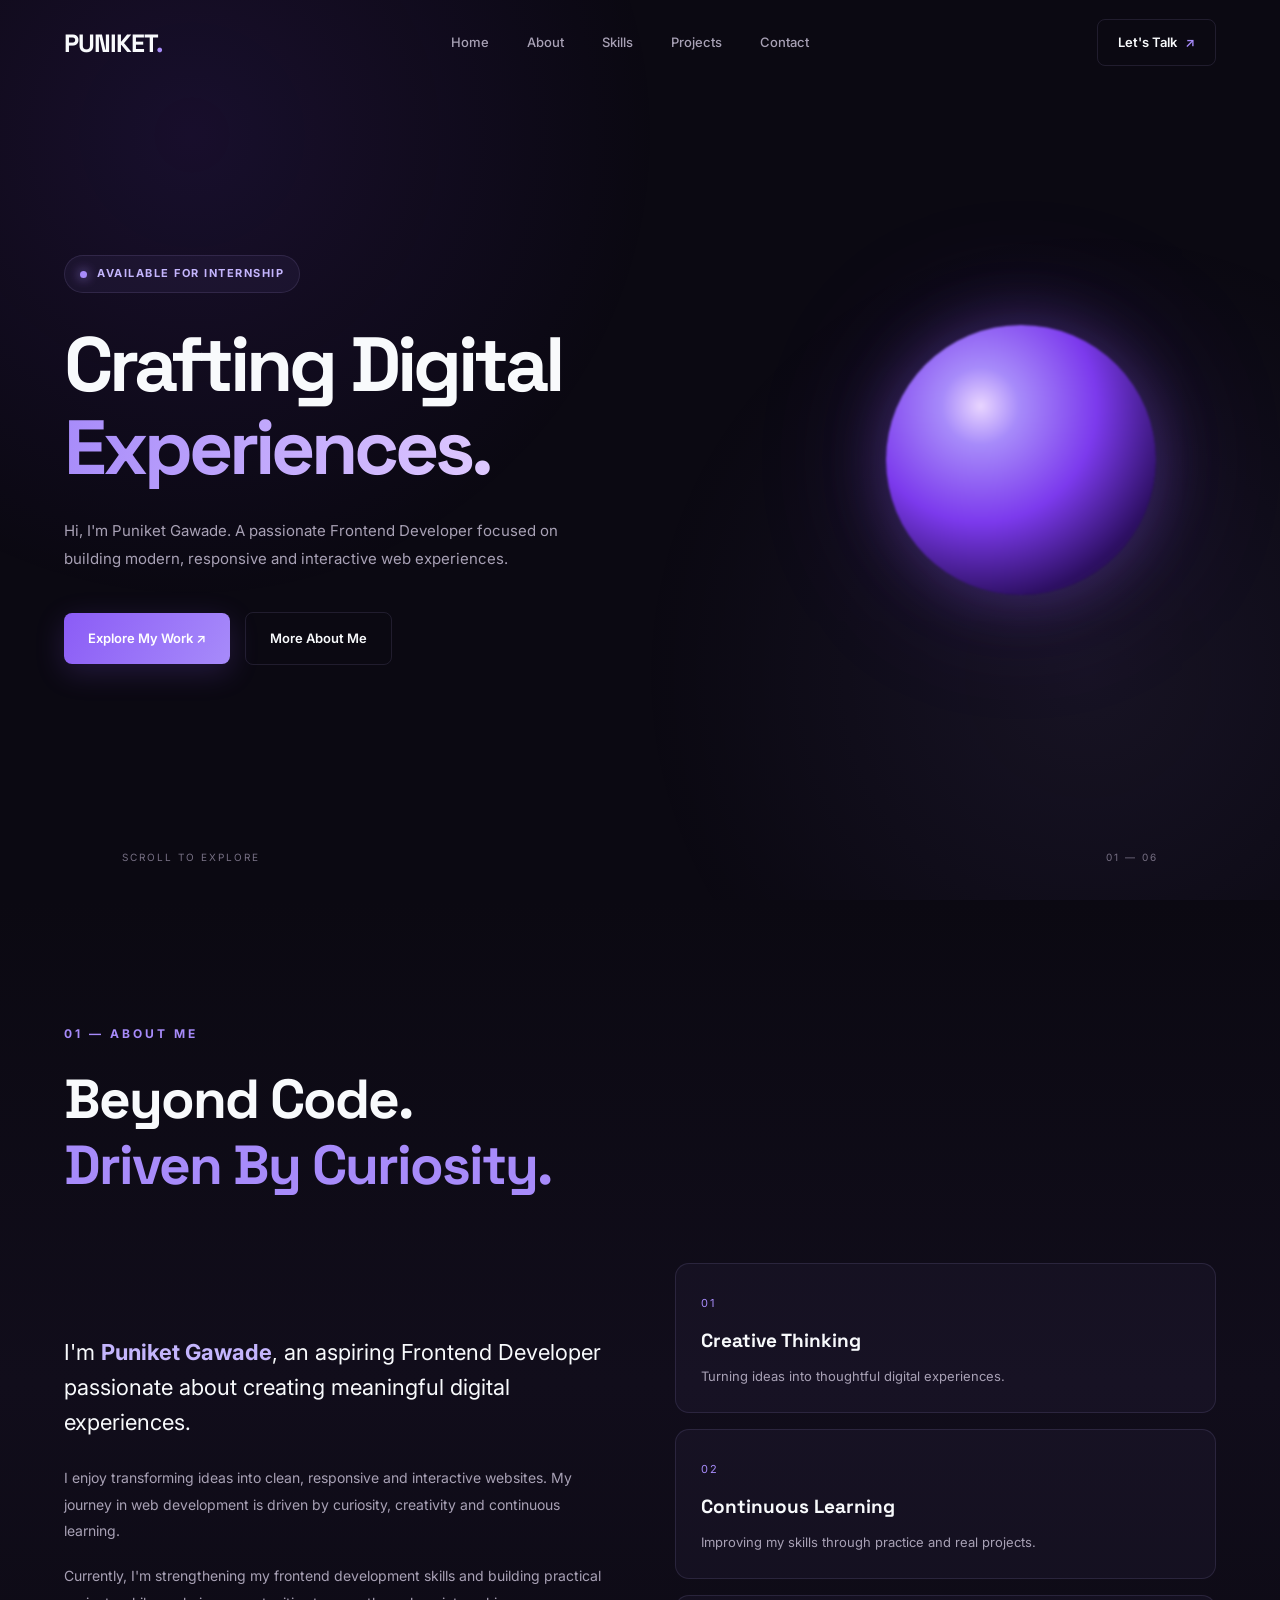
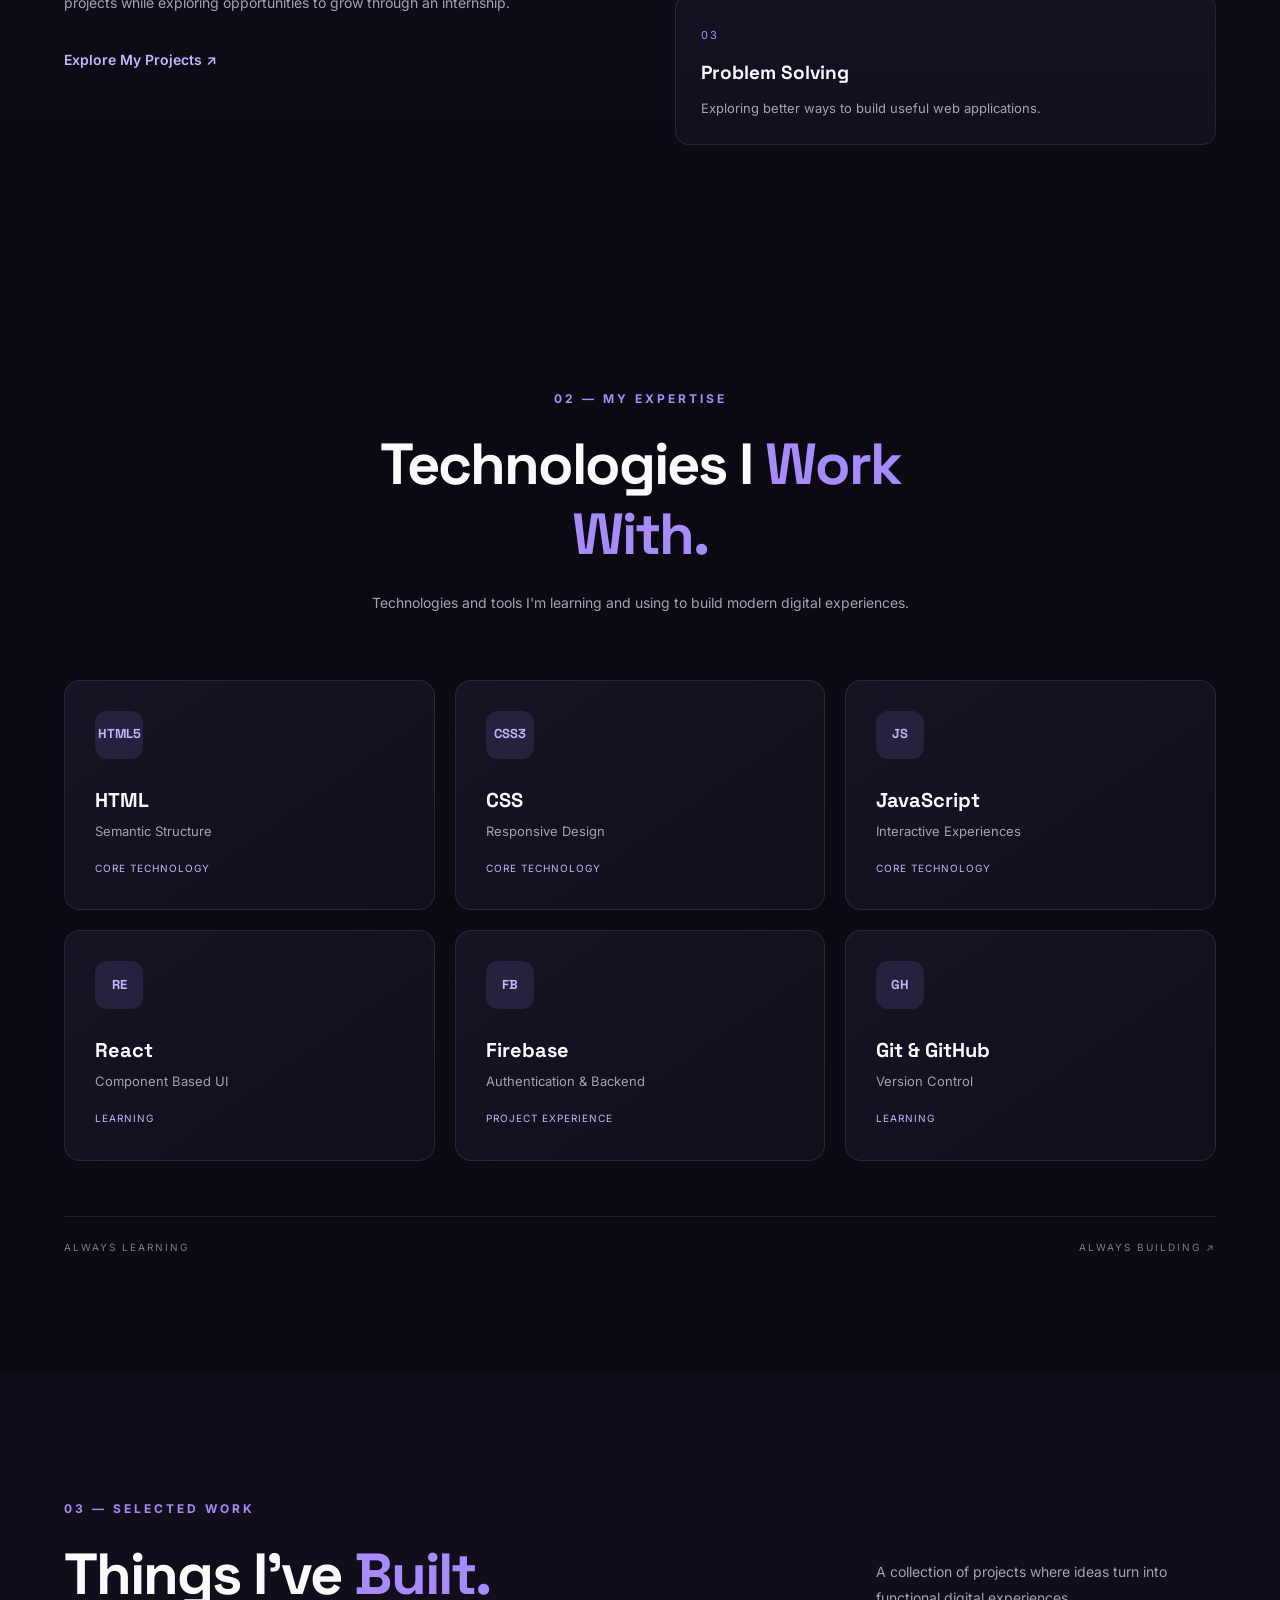
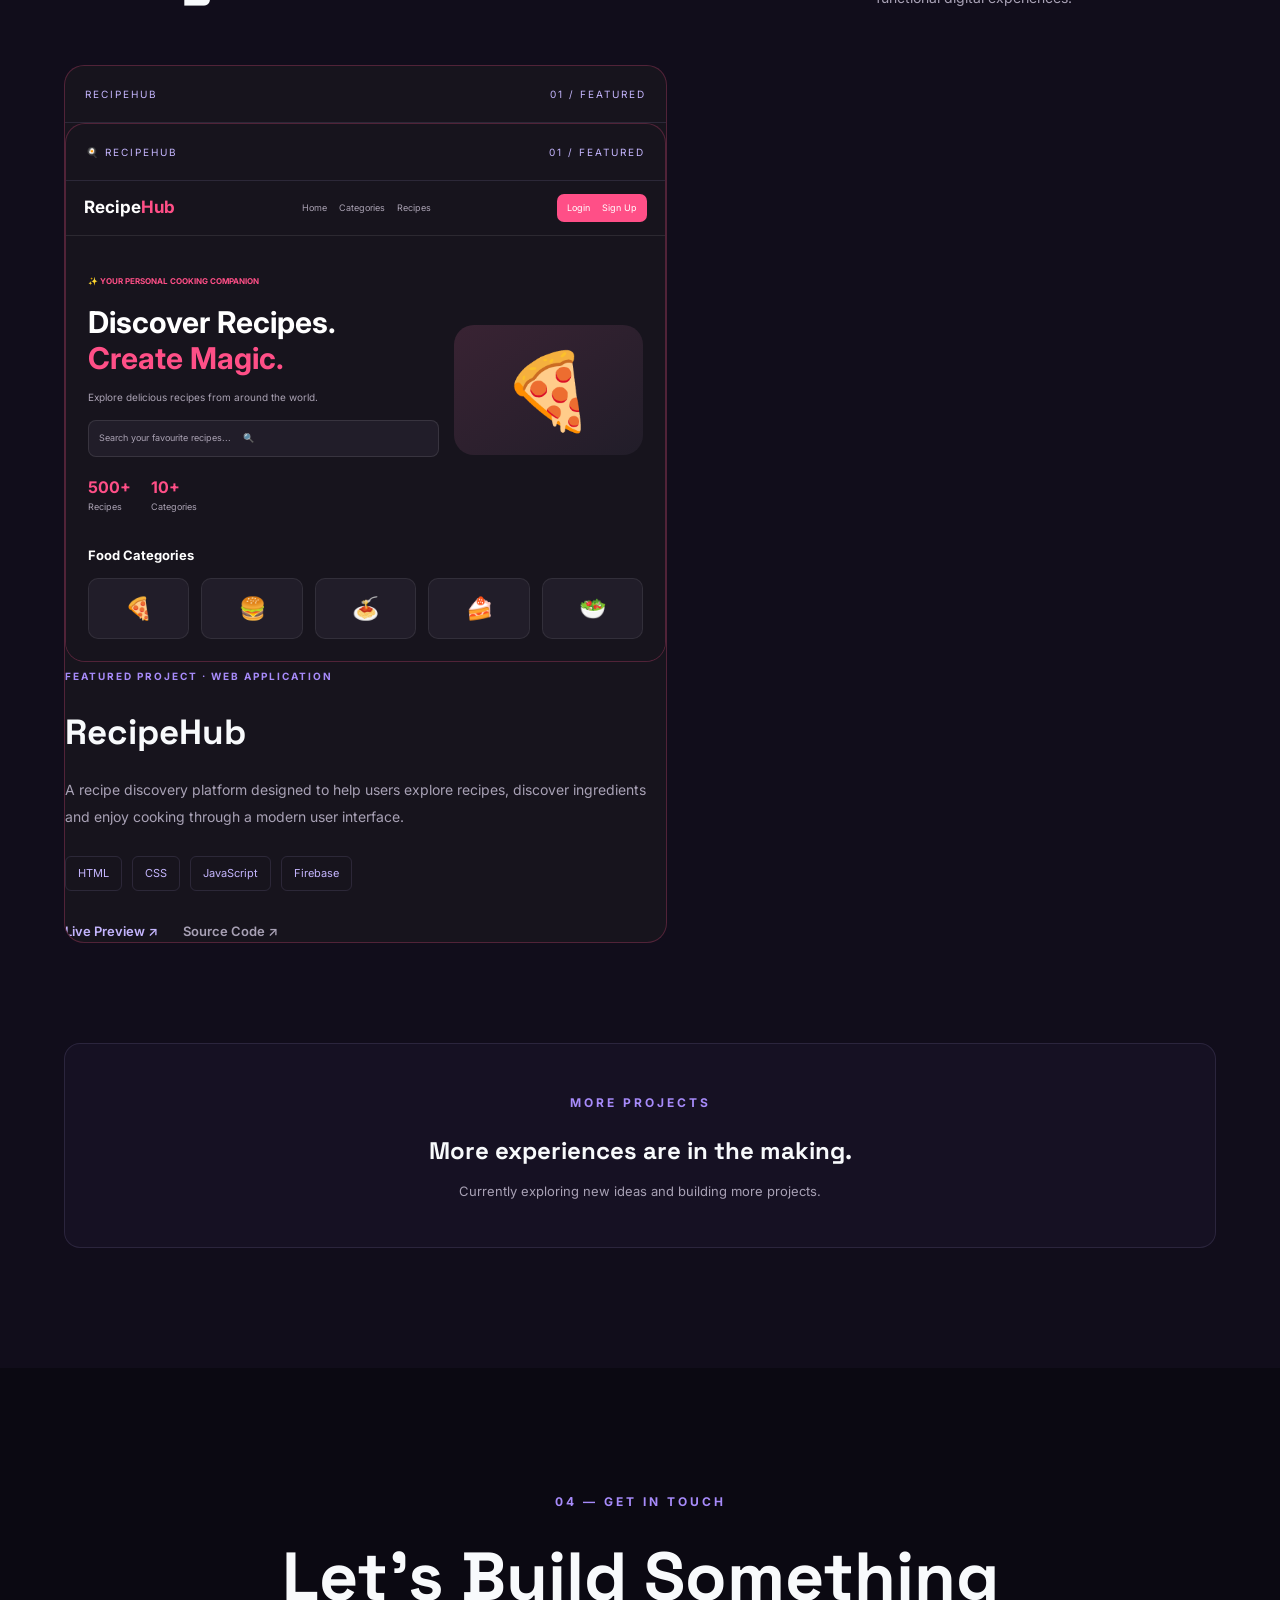
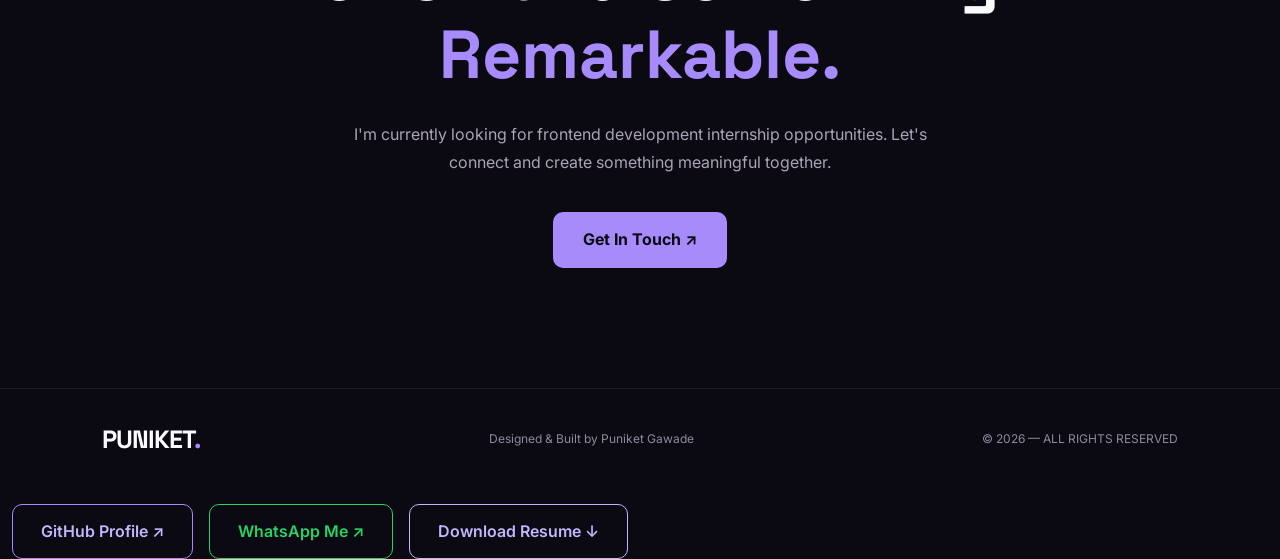
<file: index.html>
<!DOCTYPE html>
<html lang="en">

<head>
    <meta charset="UTF-8">
    <meta name="viewport" content="width=device-width, initial-scale=1.0">

    <meta name="theme-color" content="#0B0912">
    <meta name="description"
        content="Puniket Gawade — Frontend Developer creating modern, responsive and interactive digital experiences.">

    <meta name="author" content="Puniket Gawade">

    <title>Puniket Gawade | Frontend Developer</title>

    <!-- Google Fonts -->
    <link rel="preconnect" href="https://fonts.googleapis.com">
    <link rel="preconnect" href="https://fonts.gstatic.com" crossorigin>

    <link
        href="https://fonts.googleapis.com/css2?family=Inter:wght@400;500;600;700;800&family=Space+Grotesk:wght@400;500;600;700&display=swap"
        rel="stylesheet">

    <!-- CSS -->
    <link rel="stylesheet" href="css/style.css">
    <link rel="stylesheet" href="css/animations.css">
    <link rel="stylesheet" href="css/responsive.css">

    <!-- JavaScript -->
    <script src="js/main.js" defer></script>
    <script src="js/animations.js" defer></script>
    <script src="js/interactions.js" defer></script>

</head>

<body>

    <!-- Website Loader -->
    <div id="loader">
        <div class="loader-content">
            <h1>PUNIKET<span>.</span></h1>
            <div class="loader-line"></div>
        </div>
    </div>

    <!-- Main Website -->
    <div id="website">

        <!-- Navigation -->
        <header id="header">
            <nav class="navbar">

                <a href="#home" class="logo">
                    PUNIKET<span>.</span>
                </a>

                <div class="nav-links" id="navLinks">

                    <a href="#home">Home</a>
                    <a href="#about">About</a>
                    <a href="#skills">Skills</a>
                    <a href="#projects">Projects</a>
                    <a href="#contact">Contact</a>

                </div>

                <a href="#contact" class="nav-button">
                    Let's Talk <span>↗</span>
                </a>

                <button class="menu-toggle" id="menuToggle"
                    aria-label="Toggle navigation" aria-expanded="false"
                    aria-controls="navLinks">
                    <span></span>
                    <span></span>
                </button>

            </nav>
        </header>

        <!-- Hero Section -->
        <main>

            <section id="home" class="hero">

                <div class="hero-content">

                    <p class="hero-tag">
                        <span class="status-dot"></span>
                        AVAILABLE FOR INTERNSHIP
                    </p>

                    <h1>
                        Crafting Digital
                        <span>Experiences.</span>
                    </h1>

                    <p class="hero-description">
                        Hi, I'm Puniket Gawade. A passionate Frontend
                        Developer focused on building modern,
                        responsive and interactive web experiences.
                    </p>

                    <div class="hero-buttons">

                        <a href="#projects" class="primary-button">
                            Explore My Work ↗
                        </a>

                        <a href="#about" class="secondary-button">
                            More About Me
                        </a>

                    </div>

                </div>

                <div class="hero-visual">
                    <!-- Animated visual will be added later -->
                    <div class="visual-orb"></div>
                </div>

                <div class="hero-footer">
                    <span>SCROLL TO EXPLORE</span>
                    <span>01 — 06</span>
                </div>

            </section>

            <!-- Other sections will be developed step by step -->

            <!-- ABOUT SECTION -->

<section id="about" class="about-section">

    <div class="about-container">

        <div class="about-heading">
            <span class="section-tag">01 — ABOUT ME</span>

            <h2>
                Beyond Code.
                <span>Driven By Curiosity.</span>
            </h2>
        </div>

        <div class="about-grid">

            <!-- LEFT CONTENT -->

            <div class="about-content">

                <p class="about-intro">
                    I'm <strong>Puniket Gawade</strong>,
                    an aspiring Frontend Developer passionate
                    about creating meaningful digital experiences.
                </p>

                <p class="about-description">
                    I enjoy transforming ideas into clean,
                    responsive and interactive websites.
                    My journey in web development is driven
                    by curiosity, creativity and continuous learning.
                </p>

                <p class="about-description">
                    Currently, I'm strengthening my frontend
                    development skills and building practical
                    projects while exploring opportunities
                    to grow through an internship.
                </p>

                <a href="#projects" class="about-link">
                    Explore My Projects ↗
                </a>

            </div>

            <!-- RIGHT INFORMATION -->

            <div class="about-cards">

                <div class="about-card">
                    <span class="card-number">01</span>
                    <h3>Creative Thinking</h3>
                    <p>
                        Turning ideas into thoughtful
                        digital experiences.
                    </p>
                </div>

                <div class="about-card">
                    <span class="card-number">02</span>
                    <h3>Continuous Learning</h3>
                    <p>
                        Improving my skills through
                        practice and real projects.
                    </p>
                </div>

                <div class="about-card">
                    <span class="card-number">03</span>
                    <h3>Problem Solving</h3>
                    <p>
                        Exploring better ways to build
                        useful web applications.
                    </p>
                </div>

            </div>

        </div>

    </div>

</section>
            <!-- SKILLS SECTION -->

<section id="skills" class="skills-section">

    <div class="skills-container">

        <div class="skills-heading">
            <span class="section-tag">02 — MY EXPERTISE</span>

            <h2>
                Technologies I
                <span>Work With.</span>
            </h2>

            <p>
                Technologies and tools I'm learning and
                using to build modern digital experiences.
            </p>
        </div>

        <div class="skills-grid">

            <div class="skill-card">
                <div class="skill-icon">HTML5</div>
                <h3>HTML</h3>
                <p>Semantic Structure</p>
                <span class="skill-level">Core Technology</span>
            </div>

            <div class="skill-card">
                <div class="skill-icon">CSS3</div>
                <h3>CSS</h3>
                <p>Responsive Design</p>
                <span class="skill-level">Core Technology</span>
            </div>

            <div class="skill-card">
                <div class="skill-icon">JS</div>
                <h3>JavaScript</h3>
                <p>Interactive Experiences</p>
                <span class="skill-level">Core Technology</span>
            </div>

            <div class="skill-card">
                <div class="skill-icon">RE</div>
                <h3>React</h3>
                <p>Component Based UI</p>
                <span class="skill-level">Learning</span>
            </div>

            <div class="skill-card">
                <div class="skill-icon">FB</div>
                <h3>Firebase</h3>
                <p>Authentication & Backend</p>
                <span class="skill-level">Project Experience</span>
            </div>

            <div class="skill-card">
                <div class="skill-icon">GH</div>
                <h3>Git & GitHub</h3>
                <p>Version Control</p>
                <span class="skill-level">Learning</span>
            </div>

        </div>

        <div class="skills-footer">
            <span>ALWAYS LEARNING</span>
            <span>ALWAYS BUILDING ↗</span>
        </div>

    </div>

</section>
           <!-- PROJECTS SECTION -->

<section id="projects" class="projects-section">

    <div class="projects-container">

        <div class="projects-heading">

            <div>
                <span class="section-tag">03 — SELECTED WORK</span>

                <h2>
                    Things I've
                    <span>Built.</span>
                </h2>
            </div>

            <p>
                A collection of projects where ideas
                turn into functional digital experiences.
            </p>

        </div>

        <!-- FEATURED PROJECT -->

        <article class="project-featured">

            <div class="project-preview recipe-preview">

                <div class="preview-topbar">
                    <span>RECIPEHUB</span>
                    <span>01 / FEATURED</span>
                </div>

                <div class="project-preview recipe-preview">

    <div class="preview-topbar">
        <span>🍳 RECIPEHUB</span>
        <span>01 / FEATURED</span>
    </div>

    <div class="recipe-site-preview">

        <div class="recipe-site-header">
            <h3>Recipe<span>Hub</span></h3>
            <span>Home　 Categories　 Recipes</span>
            <span class="preview-login">Login　 Sign Up</span>
        </div>

        <div class="recipe-site-hero">
            <div class="recipe-site-content">
                <span>✨ YOUR PERSONAL COOKING COMPANION</span>
                <h2>Discover Recipes.<br>
                    <strong>Create Magic.</strong>
                </h2>
                <p>Explore delicious recipes from around the world.</p>
                <div class="preview-search">Search your favourite recipes...　 🔍</div>
                <div class="preview-stats">
                    <span><b>500+</b> Recipes</span>
                    <span><b>10+</b> Categories</span>
                </div>
            </div>
            <div class="recipe-site-food">🍕</div>
        </div>

        <div class="recipe-site-categories">
            <h4>Food Categories</h4>
            <div>
                <span>🍕</span>
                <span>🍔</span>
                <span>🍝</span>
                <span>🍰</span>
                <span>🥗</span>
            </div>
        </div>

    </div>

</div>

            <div class="project-info">

                <span class="project-category">
                    FEATURED PROJECT · WEB APPLICATION
                </span>

                <h3>RecipeHub</h3>

                <p>
                    A recipe discovery platform designed
                    to help users explore recipes, discover
                    ingredients and enjoy cooking through
                    a modern user interface.
                </p>

                <div class="project-tech">
                    <span>HTML</span>
                    <span>CSS</span>
                    <span>JavaScript</span>
                    <span>Firebase</span>
                </div>

                <div class="project-actions">

                    <a href="https://punuplays.github.io/Recipe_Hub/"
   target="_blank"
   rel="noopener noreferrer"
   class="project-link">
    Live Preview ↗
</a>
                    <a href="https://github.com/punuplays/Recipe_Hub"
   target="_blank"
   rel="noopener noreferrer"
   class="project-link secondary">
    Source Code ↗
</a>
                </div>

            </div>

        </article>

        <!-- OTHER PROJECTS -->

        <div class="projects-coming">

            <span class="section-tag">MORE PROJECTS</span>

            <h3>More experiences are in the making.</h3>

            <p>
                Currently exploring new ideas and
                building more projects.
            </p>

        </div>

    </div>

</section>
            <!-- CONTACT SECTION -->

<section id="contact" class="contact-section">

    <div class="contact-container">

        <span class="section-tag">04 — GET IN TOUCH</span>

        <h2>
            Let's Build Something
            <span>Remarkable.</span>
        </h2>

        <p>
            I'm currently looking for frontend development
            internship opportunities. Let's connect and
            create something meaningful together.
        </p>

        <a href="mailto:punuplays@example.com" class="contact-button">
            Get In Touch ↗
        </a>

    </div>

</section>

<!-- FOOTER -->

<footer class="site-footer">

    <a href="#home" class="logo">
        PUNIKET<span>.</span>
    </a>

    <p>Designed & Built by Puniket Gawade</p>

    <span>© 2026 — ALL RIGHTS RESERVED</span>

</footer>

        </main>

    </div>

</body>
</html>

<a href="https://github.com/punuplays"
   target="_blank"
   rel="noopener noreferrer"
   class="github-button">

    GitHub Profile ↗

</a>
<a href="https://wa.me/918265043015"
   target="_blank"
   rel="noopener noreferrer"
   class="whatsapp-button">

    WhatsApp Me ↗

</a>

<a href="assets/Puniket-Gawade-Resume.pdf"
   download="Puniket-Gawade-Resume.pdf"
   class="resume-button">

    Download Resume ↓

</a>
</file>
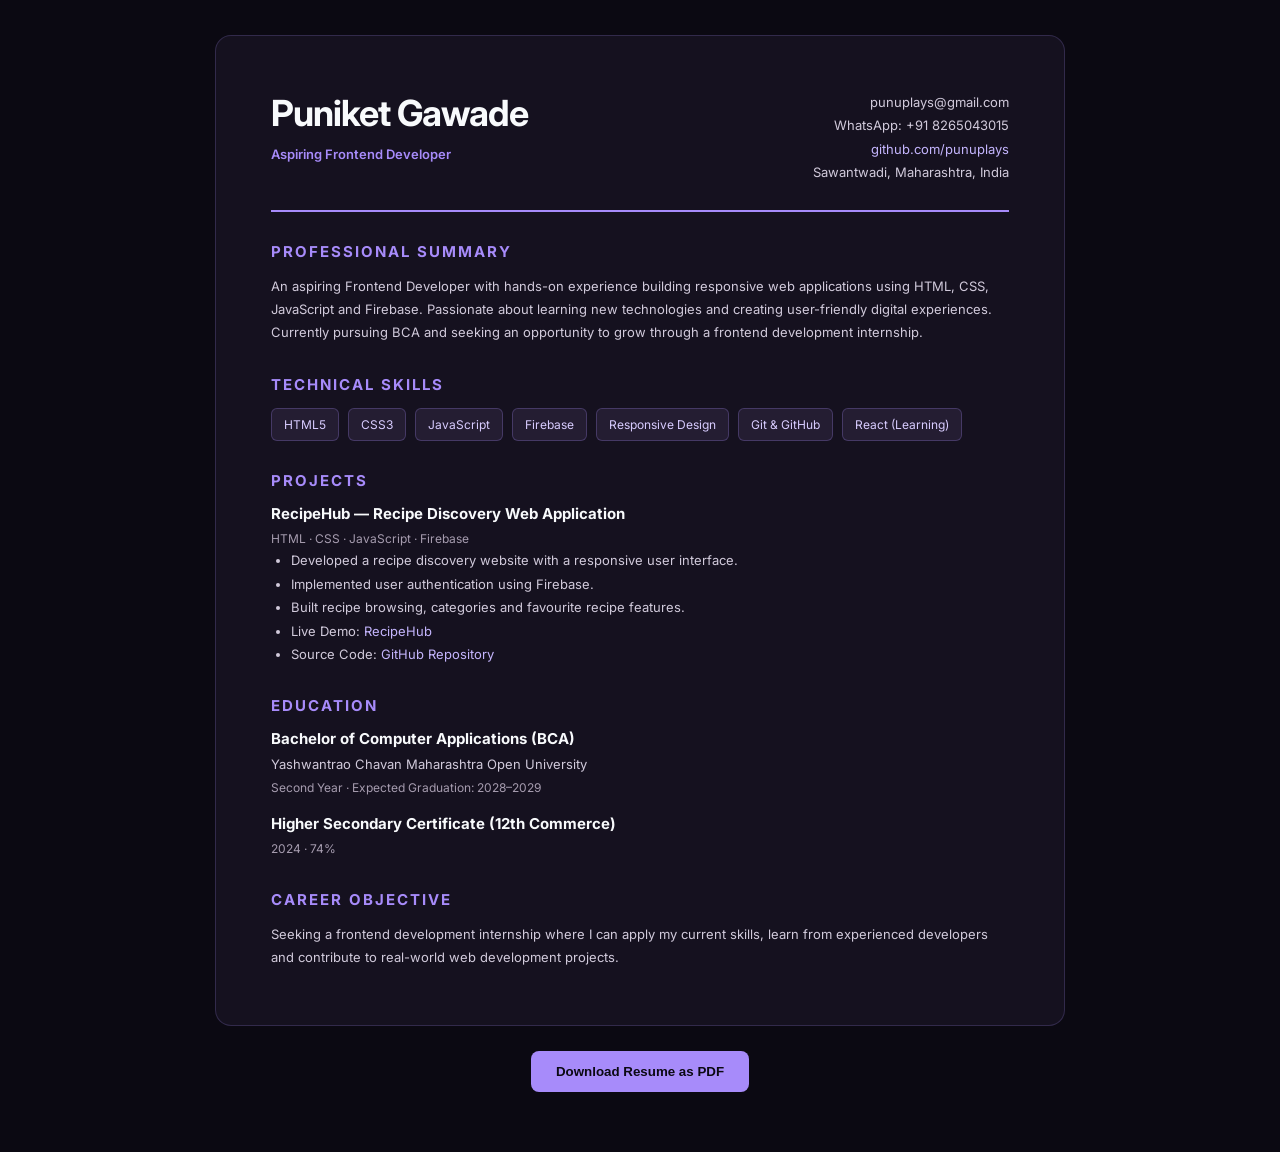
<file: resume.html>
<!DOCTYPE html>
<html lang="en">
<head>
    <meta charset="UTF-8">
    <meta name="viewport" content="width=device-width, initial-scale=1.0">

    <title>Puniket Gawade | Developer Resume</title>

    <link href="https://fonts.googleapis.com/css2?family=Inter:wght@400;500;600;700;800&display=swap"
          rel="stylesheet">

    <style>
        * {
            margin: 0;
            padding: 0;
            box-sizing: border-box;
        }

        body {
            font-family: "Inter", sans-serif;
            background: #0B0912;
            color: #F8FAFC;
            padding: 35px 15px;
        }

        .resume {
            max-width: 850px;
            margin: auto;
            padding: 55px;
            background: #15111F;
            border: 1px solid rgba(167,139,250,0.2);
            border-radius: 16px;
        }

        .top {
            display: flex;
            justify-content: space-between;
            gap: 20px;
            flex-wrap: wrap;
            border-bottom: 2px solid #A78BFA;
            padding-bottom: 25px;
        }

        h1 {
            font-size: 36px;
            letter-spacing: -1px;
        }

        .role {
            color: #A78BFA;
            margin-top: 8px;
            font-weight: 600;
        }

        .contact {
            text-align: right;
            font-size: 12px;
            line-height: 2;
            color: #C4B5FD;
        }

        a {
            color: #C4B5FD;
            text-decoration: none;
        }

        section {
            margin-top: 30px;
        }

        h2 {
            font-size: 15px;
            color: #A78BFA;
            text-transform: uppercase;
            letter-spacing: 2px;
            margin-bottom: 14px;
        }

        p, li {
            font-size: 13px;
            line-height: 1.8;
            color: #D1CADB;
        }

        .education-item,
        .project-item {
            margin-bottom: 16px;
        }

        h3 {
            font-size: 15px;
            margin-bottom: 5px;
        }

        .muted {
            color: #A69CAF;
            font-size: 12px;
        }

        .skills {
            display: flex;
            flex-wrap: wrap;
            gap: 9px;
        }

        .skills span {
            background: #241D32;
            border: 1px solid rgba(167,139,250,0.25);
            color: #D8CCFF;
            padding: 8px 12px;
            border-radius: 6px;
            font-size: 12px;
        }

        ul {
            padding-left: 20px;
        }

        .print-button {
            display: block;
            margin: 25px auto;
            padding: 13px 25px;
            background: #A78BFA;
            color: #0B0912;
            border: none;
            border-radius: 8px;
            font-weight: 700;
            cursor: pointer;
        }

        @media (max-width: 600px) {
            .resume {
                padding: 25px 18px;
            }

            h1 {
                font-size: 28px;
            }

            .contact {
                text-align: left;
            }
        }

        @media print {
            @page {
                size: A4;
                margin: 12mm;
            }

            body {
                background: white;
                color: #17141d;
                padding: 0;
            }

            .resume {
                max-width: none;
                border: none;
                border-radius: 0;
                padding: 0;
                background: white;
                color: #17141d;
            }

            p, li, .muted {
                color: #444;
            }

            h3 {
                color: #17141d;
            }

            .contact, a {
                color: #5B3AA5;
            }

            .skills span {
                background: #f1edfa;
                color: #39265f;
                border-color: #ddd1f5;
            }

            .print-button {
                display: none;
            }

            section {
                break-inside: avoid;
            }
        }
    </style>
</head>

<body>

    <main class="resume">

        <header class="top">
            <div>
                <h1>Puniket Gawade</h1>
                <p class="role">Aspiring Frontend Developer</p>
            </div>

            <div class="contact">
                <p>punuplays@gmail.com</p>
                <p>WhatsApp: +91 8265043015</p>
                <p>
                    <a href="https://github.com/punuplays">
                        github.com/punuplays
                    </a>
                </p>
                <p>Sawantwadi, Maharashtra, India</p>
            </div>
        </header>

        <section>
            <h2>Professional Summary</h2>
            <p>
                An aspiring Frontend Developer with hands-on experience
                building responsive web applications using HTML, CSS,
                JavaScript and Firebase. Passionate about learning new
                technologies and creating user-friendly digital experiences.
                Currently pursuing BCA and seeking an opportunity to grow
                through a frontend development internship.
            </p>
        </section>

        <section>
            <h2>Technical Skills</h2>
            <div class="skills">
                <span>HTML5</span>
                <span>CSS3</span>
                <span>JavaScript</span>
                <span>Firebase</span>
                <span>Responsive Design</span>
                <span>Git & GitHub</span>
                <span>React (Learning)</span>
            </div>
        </section>

        <section>
            <h2>Projects</h2>

            <div class="project-item">
                <h3>RecipeHub — Recipe Discovery Web Application</h3>
                <p class="muted">
                    HTML · CSS · JavaScript · Firebase
                </p>
                <ul>
                    <li>
                        Developed a recipe discovery website with a
                        responsive user interface.
                    </li>
                    <li>
                        Implemented user authentication using Firebase.
                    </li>
                    <li>
                        Built recipe browsing, categories and
                        favourite recipe features.
                    </li>
                    <li>
                        Live Demo:
                        <a href="https://punuplays.github.io/Recipe_Hub/">
                            RecipeHub
                        </a>
                    </li>
                    <li>
                        Source Code:
                        <a href="https://github.com/punuplays/Recipe_Hub">
                            GitHub Repository
                        </a>
                    </li>
                </ul>
            </div>
        </section>

        <section>
            <h2>Education</h2>

            <div class="education-item">
                <h3>Bachelor of Computer Applications (BCA)</h3>
                <p>Yashwantrao Chavan Maharashtra Open University</p>
                <p class="muted">
                    Second Year · Expected Graduation: 2028–2029
                </p>
            </div>

            <div class="education-item">
                <h3>Higher Secondary Certificate (12th Commerce)</h3>
                <p class="muted">2024 · 74%</p>
            </div>
        </section>

        <section>
            <h2>Career Objective</h2>
            <p>
                Seeking a frontend development internship where I can
                apply my current skills, learn from experienced developers
                and contribute to real-world web development projects.
            </p>
        </section>

    </main>

    <button class="print-button" onclick="window.print()">
        Download Resume as PDF
    </button>

</body>
</html>
</file>
<file: css/style.css>
/* =========================================
   PUNIKET.DEV — GLOBAL DESIGN SYSTEM
========================================= */

/* GOOGLE FONT FALLBACK */

:root {
    --bg-primary: #0B0912;
    --bg-secondary: #15111F;
    --bg-card: #191425;

    --accent: #A78BFA;
    --accent-light: #C4B5FD;
    --accent-dark: #7C3AED;

    --text-primary: #F8FAFC;
    --text-secondary: #A8A1B5;

    --border-color: rgba(196, 181, 253, 0.12);

    --font-main: 'Inter', sans-serif;
    --font-heading: 'Space Grotesk', sans-serif;

    --container-width: 1200px;
    --section-padding: 120px;

    --transition: 0.35s ease;
}

/* RESET */

* {
    margin: 0;
    padding: 0;
    box-sizing: border-box;
}

html {
    scroll-behavior: smooth;
    scroll-padding-top: 90px;
}

body {
    font-family: var(--font-main);
    background: var(--bg-primary);
    color: var(--text-primary);
    overflow-x: hidden;
    line-height: 1.6;
}

body::before {
    content: "";
    position: fixed;
    inset: 0;
    pointer-events: none;
    z-index: -1;

    background:
        radial-gradient(
            circle at 15% 15%,
            rgba(124, 58, 237, 0.12),
            transparent 35%
        ),
        radial-gradient(
            circle at 85% 75%,
            rgba(167, 139, 250, 0.08),
            transparent 35%
        );
}

a {
    text-decoration: none;
    color: inherit;
}

button {
    font-family: inherit;
}

button,
a {
    -webkit-tap-highlight-color: transparent;
}

img {
    max-width: 100%;
    display: block;
}

::selection {
    background: var(--accent);
    color: #ffffff;
}

/* CONTAINER */

.container {
    width: min(90%, var(--container-width));
    margin: auto;
}

/* SECTION COMMON */

section {
    position: relative;
}

.section-tag {
    color: var(--accent);
    font-size: 12px;
    font-weight: 700;
    letter-spacing: 3px;
    text-transform: uppercase;
}

/* NAVBAR */

#header {
    position: fixed;
    top: 0;
    left: 0;
    width: 100%;
    z-index: 1000;

    border-bottom: 1px solid transparent;

    transition: var(--transition);
}

.navbar {
    width: min(90%, var(--container-width));
    min-height: 85px;
    margin: auto;

    display: flex;
    align-items: center;
    justify-content: space-between;
}

#header.scrolled {
    background: rgba(11, 9, 18, 0.88);
    backdrop-filter: blur(18px);
    border-bottom-color: var(--border-color);
}

.logo {
    font-family: var(--font-heading);
    font-size: 25px;
    font-weight: 700;
    letter-spacing: -1px;
}

.logo span {
    color: var(--accent);
}

.nav-links {
    display: flex;
    align-items: center;
    gap: 38px;
}

.nav-links a {
    color: var(--text-secondary);
    font-size: 13px;
    font-weight: 500;
    transition: var(--transition);
}

.nav-links a:hover {
    color: var(--accent-light);
}

.nav-button {
    padding: 12px 20px;
    border: 1px solid var(--border-color);
    border-radius: 8px;

    font-size: 13px;
    font-weight: 600;

    transition: var(--transition);
}

.nav-button span {
    color: var(--accent);
    margin-left: 5px;
}

.nav-button:hover {
    background: var(--accent);
    color: #ffffff;
    border-color: var(--accent);
    transform: translateY(-3px);
}

/* MOBILE MENU BUTTON */

.menu-toggle {
    display: none;
    background: transparent;
    border: none;
    cursor: pointer;
}

/* HERO */

.hero {
    min-height: 100svh;
    width: min(90%, var(--container-width));
    margin: auto;

    display: flex;
    align-items: center;
    justify-content: space-between;

    padding-top: 120px;
    padding-bottom: 100px;
    gap: 50px;
}

.hero-content {
    max-width: 680px;
    position: relative;
    z-index: 2;
}

.hero-tag {
    display: inline-flex;
    align-items: center;
    gap: 10px;

    padding: 9px 15px;
    margin-bottom: 30px;

    border: 1px solid var(--border-color);
    border-radius: 50px;

    background: rgba(167, 139, 250, 0.06);

    color: var(--accent-light);
    font-size: 11px;
    font-weight: 700;
    letter-spacing: 1.5px;
}

.status-dot {
    width: 7px;
    height: 7px;
    background: #A78BFA;
    border-radius: 50%;

    box-shadow: 0 0 12px var(--accent);
}

.hero h1 {
    font-family: var(--font-heading);
    font-size: clamp(45px, 6vw, 78px);
    font-weight: 700;
    line-height: 1.08;
    letter-spacing: -4px;
}

.hero h1 span {
    display: block;

    background: linear-gradient(
        100deg,
        #A78BFA,
        #E9D5FF,
        #8B5CF6
    );

    background-size: 200% auto;

    -webkit-background-clip: text;
    background-clip: text;
    color: transparent;
}

.hero-description {
    max-width: 520px;
    margin-top: 28px;

    color: var(--text-secondary);
    font-size: 15px;
    line-height: 1.9;
}

.hero-buttons {
    display: flex;
    align-items: center;
    gap: 15px;
    margin-top: 38px;
    flex-wrap: wrap;
}

.primary-button,
.secondary-button {
    padding: 15px 24px;
    border-radius: 8px;

    font-size: 13px;
    font-weight: 600;

    transition: var(--transition);
}

.primary-button {
    background: linear-gradient(
        120deg,
        #8B5CF6,
        #A78BFA
    );

    color: white;

    box-shadow: 0 8px 30px rgba(139, 92, 246, 0.2);
}

.primary-button:hover {
    transform: translateY(-4px);
    box-shadow: 0 12px 35px rgba(139, 92, 246, 0.4);
}

.secondary-button {
    border: 1px solid var(--border-color);
    color: var(--text-primary);
}

.secondary-button:hover {
    border-color: var(--accent);
    color: var(--accent-light);
    transform: translateY(-4px);
}

/* HERO VISUAL */

.hero-visual {
    width: 390px;
    height: 390px;

    display: grid;
    place-items: center;

    flex-shrink: 0;
    position: relative;
}

.visual-orb {
    width: 270px;
    height: 270px;

    border-radius: 50%;

    background: radial-gradient(
        circle at 35% 30%,
        #E9D5FF 0%,
        #A78BFA 15%,
        #7C3AED 45%,
        #2E1065 75%,
        transparent 100%
    );

    box-shadow:
        0 0 60px rgba(139, 92, 246, 0.35),
        0 0 140px rgba(124, 58, 237, 0.2);

    filter: blur(1px);
}

/* HERO FOOTER */

.hero-footer {
    position: absolute;
    bottom: 35px;
    left: 5%;

    width: 90%;

    display: flex;
    justify-content: space-between;

    color: #777084;
    font-size: 10px;
    letter-spacing: 2px;
}

/* ACCESSIBILITY */

:focus-visible {
    outline: 2px solid var(--accent-light);
    outline-offset: 4px;
}

/* REDUCED MOTION */

@media (prefers-reduced-motion: reduce) {
    *,
    *::before,
    *::after {
        scroll-behavior: auto !important;
        animation-duration: 0.01ms !important;
        transition-duration: 0.01ms !important;
    }
}

/* =====================================
   ABOUT SECTION
===================================== */

.about-section {
    padding: 120px 0;
    background: linear-gradient(
        180deg,
        #0B0912,
        #110D1B,
        #0B0912
    );
}

.about-container {
    width: min(90%, 1200px);
    margin: auto;
}

.about-heading {
    margin-bottom: 65px;
}

.about-heading h2 {
    font-family: var(--font-heading);
    font-size: clamp(35px, 5vw, 55px);
    line-height: 1.2;
    letter-spacing: -2px;
    margin-top: 20px;
}

.about-heading h2 span {
    display: block;
    color: var(--accent);
}

.about-grid {
    display: grid;
    grid-template-columns: 1fr 1fr;
    gap: 70px;
    align-items: center;
}

.about-intro {
    font-size: 22px;
    line-height: 1.6;
    margin-bottom: 25px;
}

.about-intro strong {
    color: var(--accent-light);
}

.about-description {
    color: var(--text-secondary);
    font-size: 14px;
    line-height: 1.9;
    margin-bottom: 18px;
}

.about-link {
    display: inline-block;
    color: var(--accent-light);
    font-size: 14px;
    font-weight: 600;
    margin-top: 15px;
    transition: var(--transition);
}

.about-link:hover {
    transform: translateX(7px);
}

.about-cards {
    display: grid;
    gap: 16px;
}

.about-card {
    position: relative;
    padding: 25px;

    background: rgba(167, 139, 250, 0.045);
    border: 1px solid var(--border-color);
    border-radius: 14px;

    transition: var(--transition);
}

.about-card:hover {
    transform: translateY(-5px);
    border-color: var(--accent);
    background: rgba(167, 139, 250, 0.09);
}

.card-number {
    color: var(--accent);
    font-size: 11px;
    letter-spacing: 2px;
}

.about-card h3 {
    font-family: var(--font-heading);
    font-size: 19px;
    margin: 12px 0 8px;
}

.about-card p {
    color: var(--text-secondary);
    font-size: 13px;
    line-height: 1.7;
}
/* =====================================
   SKILLS SECTION
===================================== */

.skills-section {
    padding: 120px 0;
    background: #0B0912;
}

.skills-container {
    width: min(90%, 1200px);
    margin: auto;
}

.skills-heading {
    text-align: center;
    max-width: 650px;
    margin: 0 auto 65px;
}

.skills-heading h2 {
    font-family: var(--font-heading);
    font-size: clamp(38px, 5vw, 58px);
    line-height: 1.2;
    letter-spacing: -2px;
    margin: 20px 0;
}

.skills-heading h2 span {
    color: var(--accent);
}

.skills-heading p {
    color: var(--text-secondary);
    font-size: 14px;
    line-height: 1.8;
}

.skills-grid {
    display: grid;
    grid-template-columns: repeat(3, 1fr);
    gap: 20px;
}

.skill-card {
    position: relative;
    padding: 30px;

    min-height: 205px;

    background: linear-gradient(
        145deg,
        rgba(167, 139, 250, 0.08),
        rgba(21, 17, 31, 0.7)
    );

    border: 1px solid var(--border-color);
    border-radius: 16px;

    overflow: hidden;
    transition: 0.4s ease;
}

.skill-card::before {
    content: "";
    position: absolute;
    width: 150px;
    height: 150px;

    top: -100px;
    right: -80px;

    background: var(--accent);
    filter: blur(85px);
    opacity: 0;
    transition: 0.4s ease;
}

.skill-card:hover {
    transform: translateY(-8px);
    border-color: rgba(167, 139, 250, 0.55);

    box-shadow:
        0 15px 40px rgba(124, 58, 237, 0.12);
}

.skill-card:hover::before {
    opacity: 0.5;
}

.skill-icon {
    width: 48px;
    height: 48px;

    display: grid;
    place-items: center;

    border-radius: 12px;
    background: rgba(167, 139, 250, 0.12);

    color: var(--accent-light);

    font-family: var(--font-heading);
    font-size: 13px;
    font-weight: 700;

    margin-bottom: 25px;
}

.skill-card h3 {
    font-family: var(--font-heading);
    font-size: 20px;
    margin-bottom: 5px;
}

.skill-card p {
    color: var(--text-secondary);
    font-size: 13px;
}

.skill-level {
    display: inline-block;
    margin-top: 18px;

    color: var(--accent-light);
    font-size: 10px;
    letter-spacing: 1px;
    text-transform: uppercase;
}

.skills-footer {
    display: flex;
    justify-content: space-between;

    margin-top: 55px;
    padding-top: 22px;

    border-top: 1px solid var(--border-color);

    color: #827990;
    font-size: 10px;
    letter-spacing: 2px;
}
/* =====================================
   PROJECTS SECTION
===================================== */

.projects-section {
    padding: 120px 0;
    background: #110D1B;
}

.projects-container {
    width: min(90%, 1200px);
    margin: auto;
}

.projects-heading {
    display: flex;
    justify-content: space-between;
    align-items: end;
    gap: 30px;
    margin-bottom: 55px;
}

.projects-heading h2 {
    font-family: var(--font-heading);
    font-size: clamp(40px, 5vw, 58px);
    letter-spacing: -2px;
    line-height: 1.2;
    margin-top: 20px;
}

.projects-heading h2 span {
    color: var(--accent);
}

.projects-heading > p {
    max-width: 340px;
    color: var(--text-secondary);
    font-size: 14px;
    line-height: 1.8;
}

.project-featured {
    display: grid;
    grid-template-columns: 1.1fr 0.9fr;
    gap: 55px;
    align-items: center;
}

.project-preview {
    min-height: 370px;
    border-radius: 18px;
    overflow: hidden;

    border: 1px solid var(--border-color);

    background:
        radial-gradient(
            circle at 70% 50%,
            rgba(167, 139, 250, 0.2),
            transparent 45%
        ),
        #191425;
}

.preview-topbar {
    display: flex;
    justify-content: space-between;
    padding: 20px;

    border-bottom: 1px solid var(--border-color);

    color: var(--accent-light);
    font-size: 10px;
    letter-spacing: 2px;
}

.recipe-visual {
    min-height: 310px;
    display: grid;
    place-items: center;
    position: relative;
    overflow: hidden;
}

.recipe-circle {
    position: absolute;
    width: 220px;
    height: 220px;
    border-radius: 50%;

    background: linear-gradient(
        135deg,
        #A78BFA,
        #4C1D95
    );

    opacity: 0.17;
    filter: blur(5px);
}

.recipe-text {
    position: relative;
    text-align: center;
}

.recipe-text > span {
    color: var(--accent-light);
    font-size: 9px;
    letter-spacing: 3px;
}

.recipe-text h3 {
    font-family: var(--font-heading);
    font-size: 53px;
    letter-spacing: -3px;
    margin: 15px 0;
}

.recipe-text h3 span {
    color: var(--accent);
}

.recipe-text p {
    color: var(--text-secondary);
    font-size: 12px;
}

.project-category {
    color: var(--accent);
    font-size: 10px;
    letter-spacing: 2px;
    font-weight: 700;
}

.project-info h3 {
    font-family: var(--font-heading);
    font-size: 35px;
    margin: 17px 0;
}

.project-info > p {
    color: var(--text-secondary);
    font-size: 14px;
    line-height: 1.9;
}

.project-tech {
    display: flex;
    flex-wrap: wrap;
    gap: 10px;
    margin-top: 25px;
}

.project-tech span {
    padding: 8px 12px;
    border: 1px solid var(--border-color);
    border-radius: 6px;

    color: var(--accent-light);
    font-size: 11px;
}

.project-actions {
    display: flex;
    flex-wrap: wrap;
    gap: 25px;
    margin-top: 30px;
}

.project-link {
    color: var(--accent-light);
    font-size: 13px;
    font-weight: 600;
}

.project-link:hover {
    color: white;
}

.project-link.secondary {
    color: var(--text-secondary);
}

.projects-coming {
    margin-top: 100px;
    padding: 45px 25px;

    text-align: center;
    border: 1px solid var(--border-color);
    border-radius: 16px;

    background: rgba(167, 139, 250, 0.035);
}

.projects-coming h3 {
    font-family: var(--font-heading);
    font-size: 24px;
    margin: 18px 0 10px;
}

.projects-coming p {
    color: var(--text-secondary);
    font-size: 13px;
}
/* =================================
   RECIPEHUB PROJECT PREVIEW
================================= */

.recipe-preview {
    background: #17141d;
    border: 1px solid rgba(255, 79, 135, 0.25);
    border-radius: 20px;
    overflow: hidden;
    padding: 0;
}

.recipe-site-preview {
    background: #17141d;
    color: #ffffff;
    min-height: 390px;
    overflow: hidden;
}

.recipe-site-header {
    min-height: 55px;
    padding: 12px 18px;
    display: flex;
    align-items: center;
    justify-content: space-between;
    gap: 12px;
    border-bottom: 1px solid rgba(255,255,255,0.09);
}

.recipe-site-header h3 {
    font-size: 17px;
    white-space: nowrap;
}

.recipe-site-header h3 span {
    color: #ff4f87;
}

.recipe-site-header > span {
    color: #aaa2b3;
    font-size: 9px;
}

.recipe-site-header .preview-login {
    background: #ff4f87;
    color: white;
    padding: 7px 10px;
    border-radius: 7px;
    white-space: nowrap;
}

.recipe-site-hero {
    padding: 30px 22px;
    display: grid;
    grid-template-columns: 1.3fr 0.7fr;
    align-items: center;
    gap: 15px;
}

.recipe-site-content > span {
    color: #ff4f87;
    font-size: 8px;
    font-weight: 700;
}

.recipe-site-content h2 {
    font-size: clamp(20px, 3vw, 30px);
    line-height: 1.2;
    margin: 13px 0;
}

.recipe-site-content h2 strong {
    color: #ff4f87;
}

.recipe-site-content p {
    color: #aaa2b3;
    font-size: 10px;
    margin-bottom: 15px;
}

.preview-search {
    background: #211d29;
    border: 1px solid rgba(255,255,255,0.1);
    border-radius: 8px;
    padding: 10px;
    color: #aaa2b3;
    font-size: 9px;
}

.recipe-site-food {
    min-height: 130px;
    display: grid;
    place-items: center;
    background: linear-gradient(145deg, #392333, #211d29);
    border-radius: 20px;
    font-size: 75px;
}

.preview-stats {
    display: flex;
    gap: 20px;
    margin-top: 18px;
    color: #aaa2b3;
    font-size: 9px;
}

.preview-stats b {
    display: block;
    color: #ff4f87;
    font-size: 16px;
}

.recipe-site-categories {
    padding: 0 22px 22px;
}

.recipe-site-categories h4 {
    font-size: 13px;
    margin-bottom: 12px;
}

.recipe-site-categories > div {
    display: flex;
    gap: 12px;
}

.recipe-site-categories > div span {
    flex: 1;
    min-width: 0;
    padding: 12px 4px;
    text-align: center;
    background: #211d29;
    border: 1px solid rgba(255,255,255,0.08);
    border-radius: 10px;
    font-size: 22px;
}

/* =================================
   CONTACT SECTION
================================= */

.contact-section {
    padding: 120px 8%;
    text-align: center;
    position: relative;
    overflow: hidden;
}

.contact-container {
    max-width: 850px;
    margin: auto;
}

.contact-container h2 {
    font-family: "Space Grotesk", sans-serif;
    font-size: clamp(38px, 6vw, 68px);
    line-height: 1.15;
    margin: 25px 0;
}

.contact-container h2 span {
    display: block;
    color: #A78BFA;
}

.contact-container p {
    max-width: 600px;
    margin: 0 auto 35px;
    color: #aaa4b5;
    line-height: 1.8;
    font-size: 16px;
}

.contact-button {
    display: inline-block;
    padding: 15px 30px;
    background: #A78BFA;
    color: #0B0912;
    border-radius: 10px;
    font-weight: 700;
    transition: 0.3s ease;
}

.contact-button:hover {
    transform: translateY(-5px);
    box-shadow: 0 10px 35px rgba(167, 139, 250, 0.3);
}

/* FOOTER */

.site-footer {
    padding: 30px 8%;
    border-top: 1px solid rgba(255,255,255,0.08);
    display: flex;
    justify-content: space-between;
    align-items: center;
    gap: 20px;
    flex-wrap: wrap;
}

.site-footer p,
.site-footer > span {
    color: #8f899b;
    font-size: 12px;
}
/* GITHUB BUTTON */

.github-button {
    display: inline-block;
    margin-left: 12px;
    padding: 14px 28px;
    border: 1px solid #A78BFA;
    border-radius: 10px;
    color: #C4B5FD;
    font-weight: 600;
    transition: 0.3s ease;
}

.github-button:hover {
    background: #A78BFA;
    color: #0B0912;
    transform: translateY(-5px);
    box-shadow: 0 10px 30px rgba(167, 139, 250, 0.25);
}
/* WHATSAPP BUTTON */

.whatsapp-button {
    display: inline-block;
    margin-left: 12px;
    padding: 14px 28px;
    border: 1px solid #25D366;
    border-radius: 10px;
    color: #25D366;
    font-weight: 600;
    transition: 0.3s ease;
}

.whatsapp-button:hover {
    background: #25D366;
    color: #0B0912;
    transform: translateY(-5px);
    box-shadow: 0 10px 30px rgba(37, 211, 102, 0.2);
}

/* RESUME BUTTON */
.resume-button {
    display: inline-block;
    margin-left: 12px;
    margin-top: 15px;
    padding: 14px 28px;
    border: 1px solid #C4B5FD;
    border-radius: 10px;
    color: #C4B5FD;
    font-weight: 600;
    transition: 0.3s ease;
}

.resume-button:hover {
    background: #C4B5FD;
    color: #0B0912;
    transform: translateY(-5px);
    box-shadow: 0 10px 30px rgba(196,181,253,0.25);
}
</file>
<file: css/animations.css>
/* =====================================
   PUNIKET.DEV — CINEMATIC ANIMATIONS
===================================== */

/* PAGE LOADER */

#loader {
    position: fixed;
    inset: 0;
    z-index: 9999;

    display: grid;
    place-items: center;

    background: #0B0912;
}

.loader-content {
    text-align: center;
}

.loader-content h1 {
    font-family: 'Space Grotesk', sans-serif;
    font-size: 32px;
    letter-spacing: 4px;
    color: #FFFFFF;
}

.loader-content h1 span {
    color: #A78BFA;
}

.loader-line {
    width: 180px;
    height: 3px;

    margin-top: 20px;

    background: rgba(167, 139, 250, 0.15);
    border-radius: 10px;
    overflow: hidden;
}

.loader-line::after {
    content: "";
    display: block;

    width: 40%;
    height: 100%;

    background: #A78BFA;
    box-shadow: 0 0 15px #A78BFA;

    animation: loaderProgress 1.2s ease-in-out infinite;
}

@keyframes loaderProgress {
    from {
        transform: translateX(-110%);
    }

    to {
        transform: translateX(280%);
    }
}

/* HERO ENTRANCE */

.hero-tag {
    animation: fadeUp 0.8s ease both;
    animation-delay: 0.2s;
}

.hero h1 {
    animation: fadeUp 0.9s ease both;
    animation-delay: 0.35s;
}

.hero-description {
    animation: fadeUp 0.9s ease both;
    animation-delay: 0.5s;
}

.hero-buttons {
    animation: fadeUp 0.9s ease both;
    animation-delay: 0.65s;
}

.hero-visual {
    animation: fadeIn 1.3s ease both;
    animation-delay: 0.5s;
}

/* COMMON ANIMATIONS */

@keyframes fadeUp {
    from {
        opacity: 0;
        transform: translateY(35px);
    }

    to {
        opacity: 1;
        transform: translateY(0);
    }
}

@keyframes fadeIn {
    from {
        opacity: 0;
        transform: scale(0.85);
    }

    to {
        opacity: 1;
        transform: scale(1);
    }
}

/* FLOATING ORB */

.visual-orb {
    animation: floatingOrb 6s ease-in-out infinite;
}

@keyframes floatingOrb {
    0%, 100% {
        transform: translateY(0) scale(1);
    }

    50% {
        transform: translateY(-18px) scale(1.04);
    }
}

/* GRADIENT TEXT */

.hero h1 span {
    background-size: 200% auto;
    animation: gradientFlow 5s linear infinite;
}

@keyframes gradientFlow {
    to {
        background-position: 200% center;
    }
}

/* BUTTON INTERACTIONS */

.primary-button,
.secondary-button,
.nav-button {
    will-change: transform;
}

/* NAVBAR ENTRANCE */

#header {
    animation: navReveal 0.8s ease both;
}

@keyframes navReveal {
    from {
        opacity: 0;
        transform: translateY(-15px);
    }

    to {
        opacity: 1;
        transform: translateY(0);
    }
}

/* ACCESSIBILITY */

@media (prefers-reduced-motion: reduce) {

    *,
    *::before,
    *::after {
        animation: none !important;
        transition: none !important;
    }

}
</file>
<file: css/responsive.css>
/* =====================================
   PUNIKET.DEV — RESPONSIVE DESIGN
===================================== */

/* TABLETS */

@media (max-width: 1024px) {

    :root {
        --section-padding: 90px;
    }

    .hero {
        gap: 20px;
    }

    .hero-visual {
        width: 300px;
        height: 300px;
    }

    .visual-orb {
        width: 220px;
        height: 220px;
    }

    .hero h1 {
        font-size: clamp(48px, 6vw, 65px);
    }

}

/* MOBILE DEVICES */

@media (max-width: 768px) {

    html {
        scroll-padding-top: 75px;
    }

    .navbar {
        min-height: 70px;
    }

    .nav-links {
        position: absolute;
        top: 70px;
        left: 5%;
        width: 90%;

        display: flex;
        flex-direction: column;
        align-items: center;
        gap: 25px;

        padding: 30px 20px;

        background: rgba(21, 17, 31, 0.97);
        border: 1px solid var(--border-color);
        border-radius: 14px;

        opacity: 0;
        visibility: hidden;
        transform: translateY(-12px);

        transition: var(--transition);
    }

    .nav-links.active {
        opacity: 1;
        visibility: visible;
        transform: translateY(0);
    }

    .nav-links a {
        font-size: 14px;
    }

    .nav-button {
        display: none;
    }

    .menu-toggle {
        display: flex;
        flex-direction: column;
        gap: 6px;
        padding: 10px;
    }

    .menu-toggle span {
        width: 24px;
        height: 2px;
        background: var(--text-primary);
        border-radius: 5px;
    }

    /* CENTERED HERO */

    .hero {
        width: 90%;
        min-height: 100svh;

        flex-direction: column;
        justify-content: center;
        align-items: center;

        text-align: center;

        padding-top: 115px;
        padding-bottom: 100px;

        gap: 25px;
    }

    .hero-content {
        width: 100%;
        max-width: 550px;

        display: flex;
        flex-direction: column;
        align-items: center;
    }

    .hero-tag {
        margin-bottom: 25px;
        font-size: 9px;
    }

    .hero h1 {
        font-size: clamp(38px, 9vw, 55px);
        letter-spacing: -2px;
        line-height: 1.15;
    }

    .hero-description {
        max-width: 420px;
        margin-top: 20px;
        font-size: 14px;
    }

    .hero-buttons {
        justify-content: center;
        width: 100%;
        gap: 12px;
        margin-top: 28px;
    }

    .primary-button,
    .secondary-button {
        padding: 14px 17px;
        font-size: 12px;
    }

    .hero-visual {
        width: 230px;
        height: 230px;
    }

    .visual-orb {
        width: 165px;
        height: 165px;
    }

    .hero-footer {
        bottom: 22px;
        font-size: 9px;
    }

}

/* SMALL MOBILE DEVICES */

@media (max-width: 380px) {

    .logo {
        font-size: 21px;
    }

    .hero h1 {
        font-size: 36px;
    }

    .hero-buttons {
        flex-direction: column;
    }

    .primary-button,
    .secondary-button {
        width: 100%;
        max-width: 260px;
    }

    .hero-visual {
        width: 190px;
        height: 190px;
    }

    .visual-orb {
        width: 140px;
        height: 140px;
    }

}
/* ABOUT MOBILE RESPONSIVE */

@media (max-width: 768px) {

    .about-section {
        padding: 85px 0;
    }

    .about-heading {
        text-align: center;
        margin-bottom: 40px;
    }

    .about-heading h2 {
        font-size: 36px;
        letter-spacing: -1.5px;
    }

    .about-grid {
        grid-template-columns: 1fr;
        gap: 40px;
        text-align: center;
    }

    .about-intro {
        font-size: 19px;
    }

    .about-description {
        font-size: 13px;
    }

    .about-card {
        text-align: left;
        padding: 22px;
    }

}
@media (max-width: 768px) {

    .skills-section {
        padding: 85px 0;
    }

    .skills-heading {
        margin-bottom: 40px;
    }

    .skills-heading h2 {
        font-size: 37px;
    }

    .skills-grid {
        grid-template-columns: repeat(2, minmax(0, 1fr));
        gap: 12px;
    }

    .skill-card {
        padding: 18px;
        min-height: 190px;
    }

    .skill-card h3 {
        font-size: 16px;
    }

    .skill-card p {
        font-size: 11px;
    }

    .skill-level {
        font-size: 9px;
    }

    .skills-footer {
        font-size: 8px;
        letter-spacing: 1px;
    }

}

@media (max-width: 380px) {

    .skills-grid {
        grid-template-columns: 1fr;
    }

    .skill-card {
        min-height: auto;
    }

}
@media (max-width: 768px) {

    .projects-section {
        padding: 85px 0;
    }

    .projects-heading {
        flex-direction: column;
        align-items: center;
        text-align: center;
        gap: 20px;
    }

    .projects-heading h2 {
        font-size: 40px;
    }

    .projects-heading > p {
        font-size: 13px;
    }

    .project-featured {
        grid-template-columns: 1fr;
        gap: 30px;
    }

    .project-preview {
        min-height: 300px;
    }

    .recipe-visual {
        min-height: 240px;
    }

    .recipe-text h3 {
        font-size: 43px;
    }

    .project-info {
        text-align: center;
    }

    .project-tech,
    .project-actions {
        justify-content: center;
    }

    .projects-coming {
        margin-top: 65px;
    }

}

@media (max-width: 380px) {

    .project-preview {
        min-height: 250px;
    }

    .recipe-text h3 {
        font-size: 37px;
    }

    .project-info h3 {
        font-size: 30px;
    }

}
/* RECIPEHUB PREVIEW - RESPONSIVE */

@media (max-width: 700px) {

    .recipe-site-preview {
        min-height: auto;
    }

    .recipe-site-header {
        flex-wrap: wrap;
        padding: 12px;
    }

    .recipe-site-header > span:nth-child(2) {
        display: none;
    }

    .recipe-site-hero {
        grid-template-columns: 1fr;
        padding: 22px 15px;
        gap: 20px;
    }

    .recipe-site-content h2 {
        font-size: 25px;
    }

    .recipe-site-food {
        min-height: 150px;
        font-size: 65px;
    }

    .recipe-site-categories {
        padding: 0 15px 18px;
    }

    .recipe-site-categories > div {
        gap: 7px;
    }

    .recipe-site-categories > div span {
        font-size: 19px;
        padding: 10px 3px;
    }

    .preview-stats {
        gap: 25px;
    }

}
/* CONTACT & FOOTER RESPONSIVE */

@media (max-width: 700px) {

    .contact-section {
        padding: 85px 6%;
    }

    .contact-container h2 {
        font-size: 38px;
    }

    .contact-container p {
        font-size: 14px;
    }

    .contact-button {
        padding: 14px 25px;
    }

    .site-footer {
        flex-direction: column;
        text-align: center;
        padding: 30px 6%;
        gap: 15px;
    }

}
@media (max-width: 700px) {

    .github-button {
        margin-left: 0;
        margin-top: 15px;
        display: inline-block;
    }

}
@media (max-width: 700px) {

    .whatsapp-button {
        margin-left: 0;
        margin-top: 15px;
        display: inline-block;
    }

}

/* =================================
   CINEMATIC SCROLL REVEAL
================================= */

.reveal {
    opacity: 0;
    transform: translateY(45px);
    filter: blur(6px);
    transition:
        opacity 0.9s ease,
        transform 0.9s cubic-bezier(0.16, 1, 0.3, 1),
        filter 0.9s ease;
}

.reveal.revealed {
    opacity: 1;
    transform: translateY(0);
    filter: blur(0);
}

/* ACCESSIBILITY */

@media (prefers-reduced-motion: reduce) {
    .reveal {
        opacity: 1;
        transform: none;
        filter: none;
        transition: none;
    }
}

@media (max-width: 700px) {
    .resume-button {
        margin-left: 0;
        margin-top: 15px;
        display: inline-block;
    }
}
</file>
